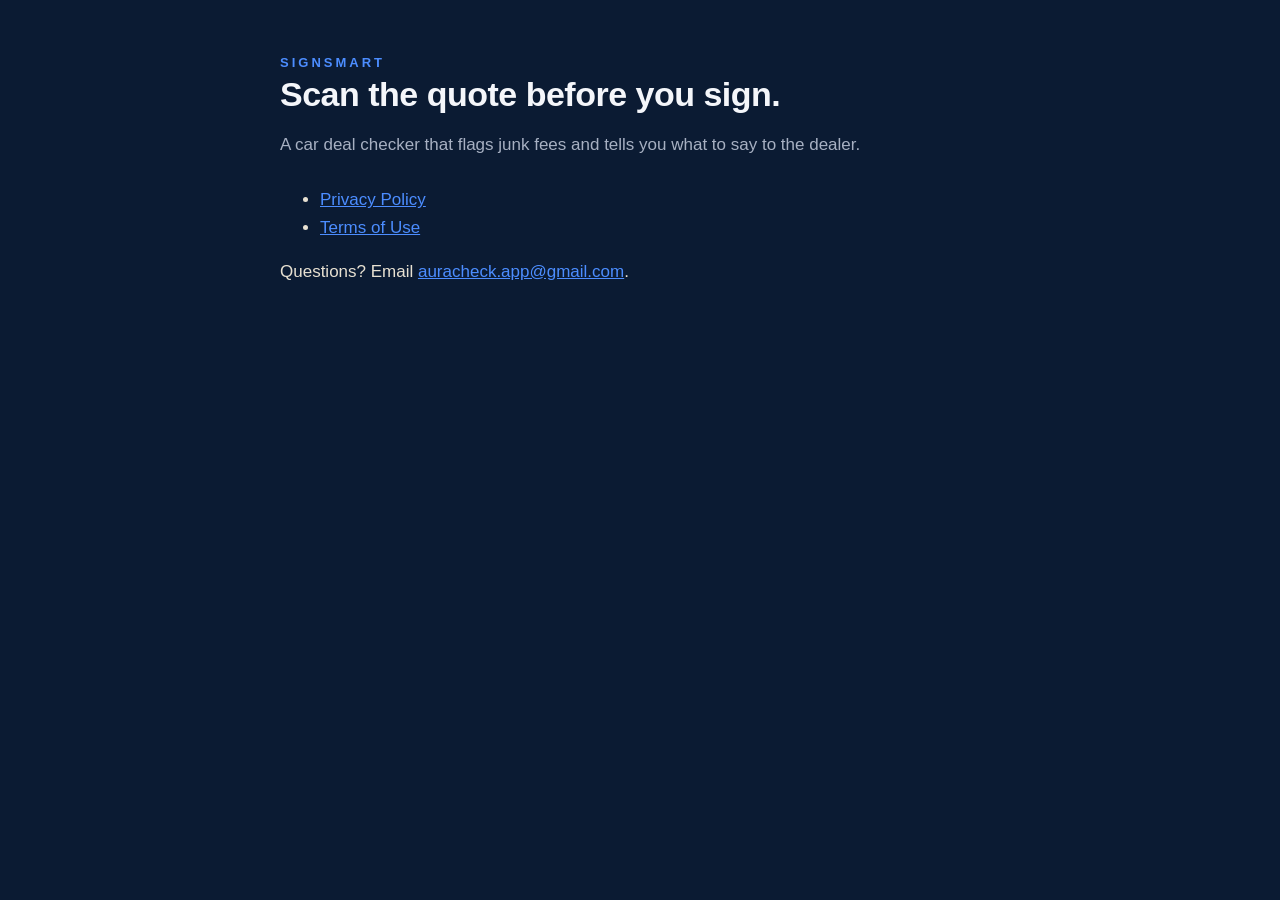
<file: index.html>
<!doctype html>
<html lang="en">
<head>
  <meta charset="utf-8"><meta name="viewport" content="width=device-width, initial-scale=1">
  <title>SignSmart</title><link rel="stylesheet" href="style.css">
</head>
<body><main>
  <a class="brand" href="./">SIGNSMART</a>
  <h1>Scan the quote before you sign.</h1>
  <p class="meta">A car deal checker that flags junk fees and tells you what to say to the dealer.</p>
  <ul>
    <li><a href="privacy.html">Privacy Policy</a></li>
    <li><a href="terms.html">Terms of Use</a></li>
  </ul>
  <p>Questions? Email <a href="mailto:auracheck.app@gmail.com">auracheck.app@gmail.com</a>.</p>
</main></body>
</html>
</file>
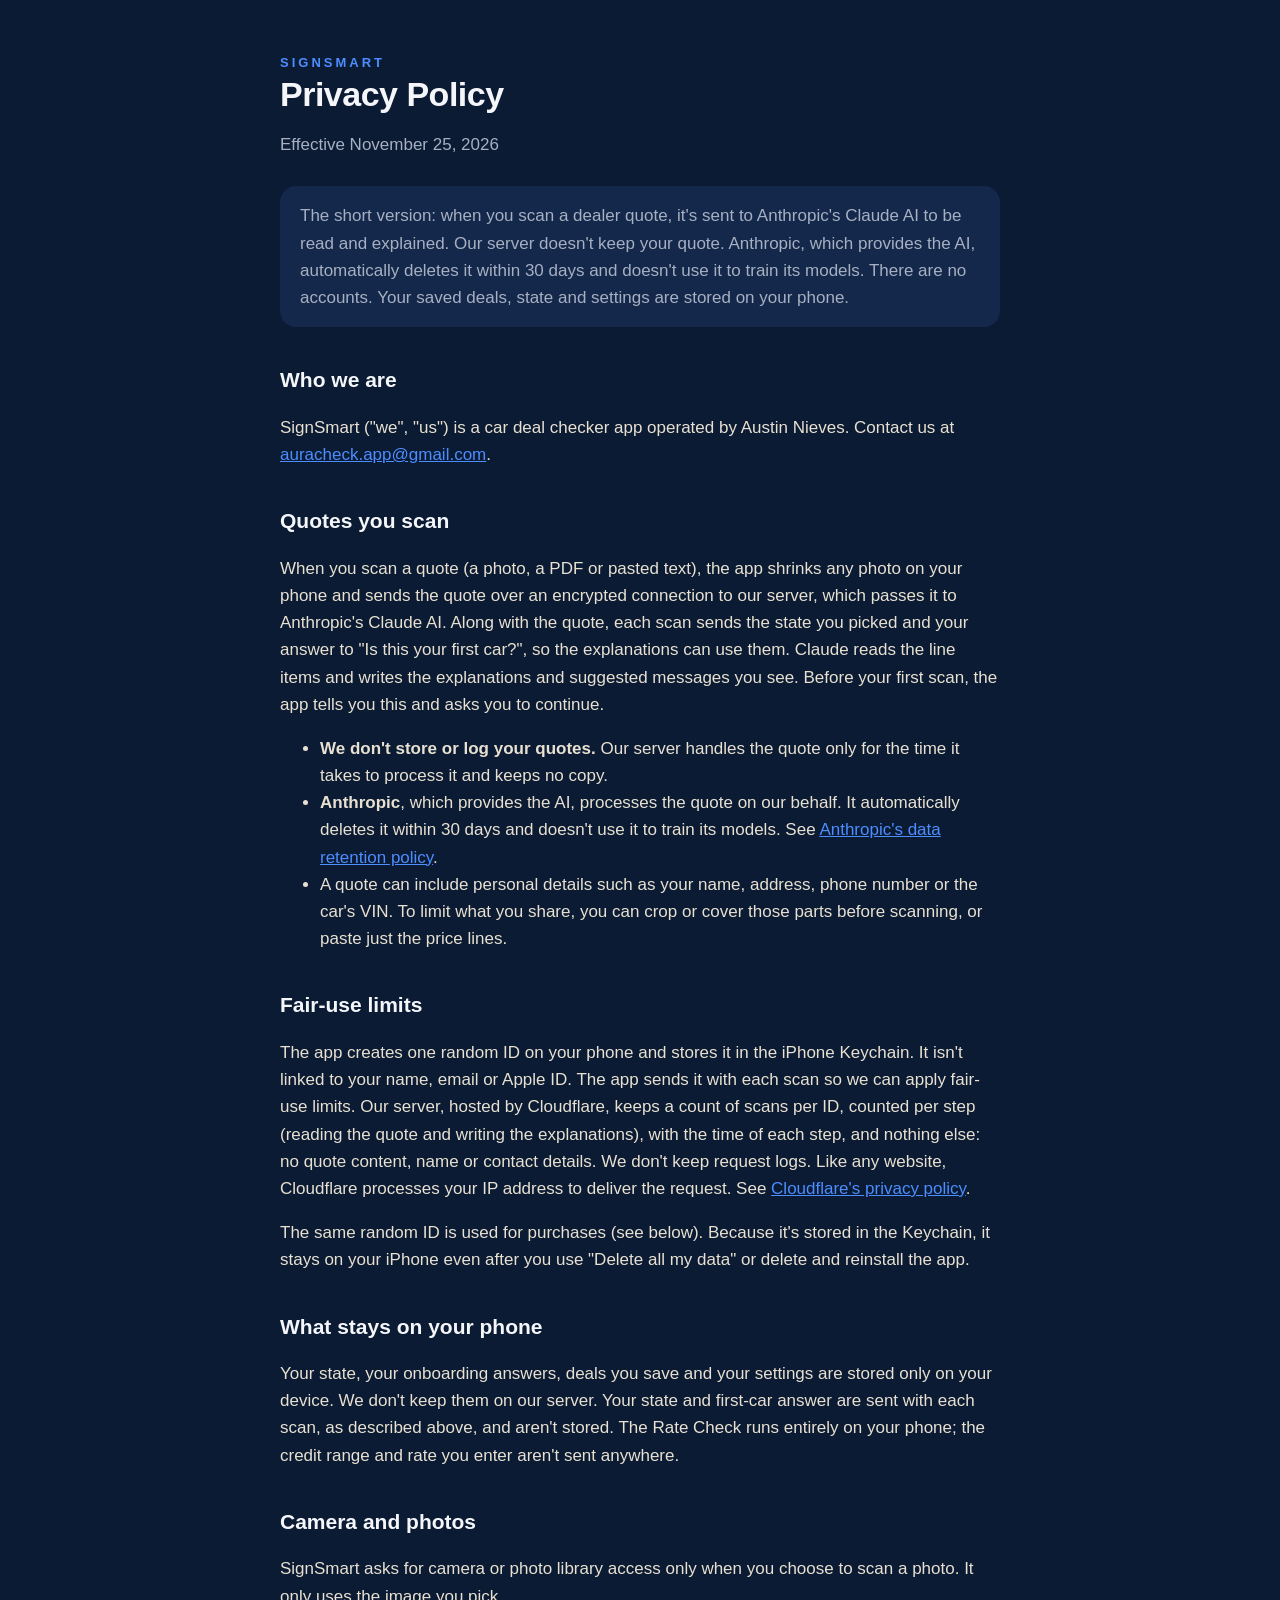
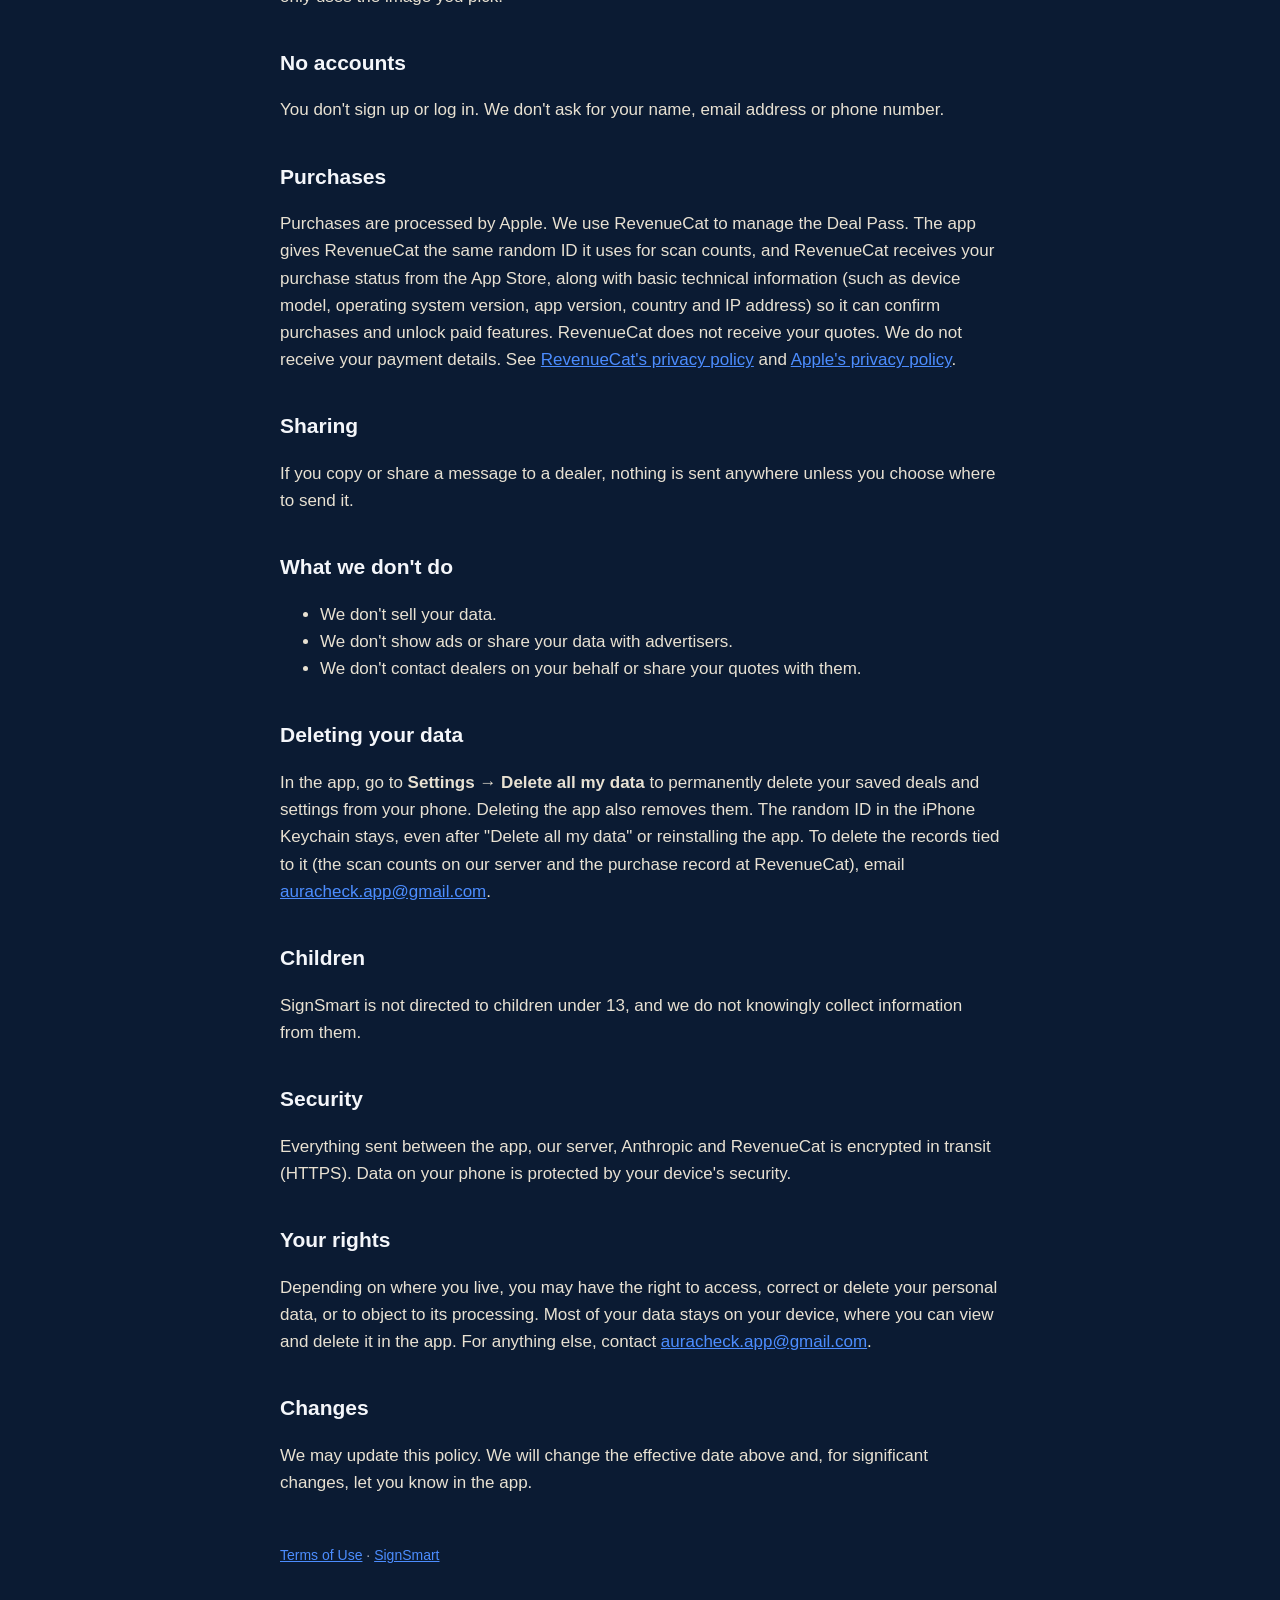
<file: privacy.html>
<!doctype html>
<html lang="en">
<head>
  <meta charset="utf-8"><meta name="viewport" content="width=device-width, initial-scale=1">
  <title>Privacy Policy · SignSmart</title><link rel="stylesheet" href="style.css">
</head>
<body><main>
  <a class="brand" href="./">SIGNSMART</a>
  <h1>Privacy Policy</h1>
  <p class="meta">Effective November 25, 2026</p>

  <p class="note">The short version: when you scan a dealer quote, it's sent to Anthropic's Claude AI to be read and
  explained. Our server doesn't keep your quote. Anthropic, which provides the AI, automatically deletes it within 30
  days and doesn't use it to train its models. There are no accounts. Your saved deals, state and settings are stored
  on your phone.</p>

  <h2>Who we are</h2>
  <p>SignSmart ("we", "us") is a car deal checker app operated by Austin Nieves. Contact us at
  <a href="mailto:auracheck.app@gmail.com">auracheck.app@gmail.com</a>.</p>

  <h2>Quotes you scan</h2>
  <p>When you scan a quote (a photo, a PDF or pasted text), the app shrinks any photo on your phone and sends the quote
  over an encrypted connection to our server, which passes it to Anthropic's Claude AI. Along with the quote, each scan
  sends the state you picked and your answer to "Is this your first car?", so the explanations can use them. Claude
  reads the line items and writes the explanations and suggested messages you see. Before your first scan, the app
  tells you this and asks you to continue.</p>
  <ul>
    <li><strong>We don't store or log your quotes.</strong> Our server handles the quote only for the time it takes to
      process it and keeps no copy.</li>
    <li><strong>Anthropic</strong>, which provides the AI, processes the quote on our behalf. It automatically deletes it
      within 30 days and doesn't use it to train its models. See <a href="https://privacy.claude.com/en/articles/7996866">Anthropic&#39;s data retention policy</a>.</li>
    <li>A quote can include personal details such as your name, address, phone number or the car's VIN. To limit what
      you share, you can crop or cover those parts before scanning, or paste just the price lines.</li>
  </ul>

  <h2>Fair-use limits</h2>
  <p>The app creates one random ID on your phone and stores it in the iPhone Keychain. It isn't linked to your name,
  email or Apple ID. The app sends it with each scan so we can apply fair-use limits. Our server, hosted by Cloudflare,
  keeps a count of scans per ID, counted per step (reading the quote and writing the explanations), with the time of
  each step, and nothing else: no quote content, name or contact details. We don't keep request logs. Like any website,
  Cloudflare processes your IP address to deliver the request. See
  <a href="https://www.cloudflare.com/privacypolicy/">Cloudflare's privacy policy</a>.</p>
  <p>The same random ID is used for purchases (see below). Because it's stored in the Keychain, it stays on your iPhone
  even after you use "Delete all my data" or delete and reinstall the app.</p>

  <h2>What stays on your phone</h2>
  <p>Your state, your onboarding answers, deals you save and your settings are stored only on your device. We don't keep
  them on our server. Your state and first-car answer are sent with each scan, as described above, and aren't stored.
  The Rate Check runs entirely on your phone; the credit range and rate you enter aren't sent anywhere.</p>

  <h2>Camera and photos</h2>
  <p>SignSmart asks for camera or photo library access only when you choose to scan a photo. It only uses the image you
  pick.</p>

  <h2>No accounts</h2>
  <p>You don't sign up or log in. We don't ask for your name, email address or phone number.</p>

  <h2>Purchases</h2>
  <p>Purchases are processed by Apple. We use RevenueCat to manage the Deal Pass. The app gives RevenueCat the same random
  ID it uses for scan counts, and RevenueCat receives your purchase status from the App Store, along with basic technical information
  (such as device model, operating system version, app version, country and IP address) so it can confirm purchases
  and unlock paid features. RevenueCat does not receive your quotes. We do not receive your payment details. See
  <a href="https://www.revenuecat.com/privacy">RevenueCat's privacy policy</a> and
  <a href="https://www.apple.com/legal/privacy/">Apple's privacy policy</a>.</p>

  <h2>Sharing</h2>
  <p>If you copy or share a message to a dealer, nothing is sent anywhere unless you choose where to send it.</p>

  <h2>What we don't do</h2>
  <ul>
    <li>We don't sell your data.</li>
    <li>We don't show ads or share your data with advertisers.</li>
    <li>We don't contact dealers on your behalf or share your quotes with them.</li>
  </ul>

  <h2>Deleting your data</h2>
  <p>In the app, go to <strong>Settings → Delete all my data</strong> to permanently delete your saved deals and settings
  from your phone. Deleting the app also removes them. The random ID in the iPhone Keychain stays, even after "Delete
  all my data" or reinstalling the app. To delete the records tied to it (the scan counts on our server and the purchase
  record at RevenueCat), email <a href="mailto:auracheck.app@gmail.com">auracheck.app@gmail.com</a>.</p>

  <h2>Children</h2>
  <p>SignSmart is not directed to children under 13, and we do not knowingly collect information from them.</p>

  <h2>Security</h2>
  <p>Everything sent between the app, our server, Anthropic and RevenueCat is encrypted in transit (HTTPS). Data on
  your phone is protected by your device's security.</p>

  <h2>Your rights</h2>
  <p>Depending on where you live, you may have the right to access, correct or delete your personal data, or to object
  to its processing. Most of your data stays on your device, where you can view and delete it in the app. For anything
  else, contact <a href="mailto:auracheck.app@gmail.com">auracheck.app@gmail.com</a>.</p>

  <h2>Changes</h2>
  <p>We may update this policy. We will change the effective date above and, for significant changes, let you know in
  the app.</p>

  <footer><a href="terms.html">Terms of Use</a> · <a href="./">SignSmart</a></footer>
</main></body>
</html>
</file>
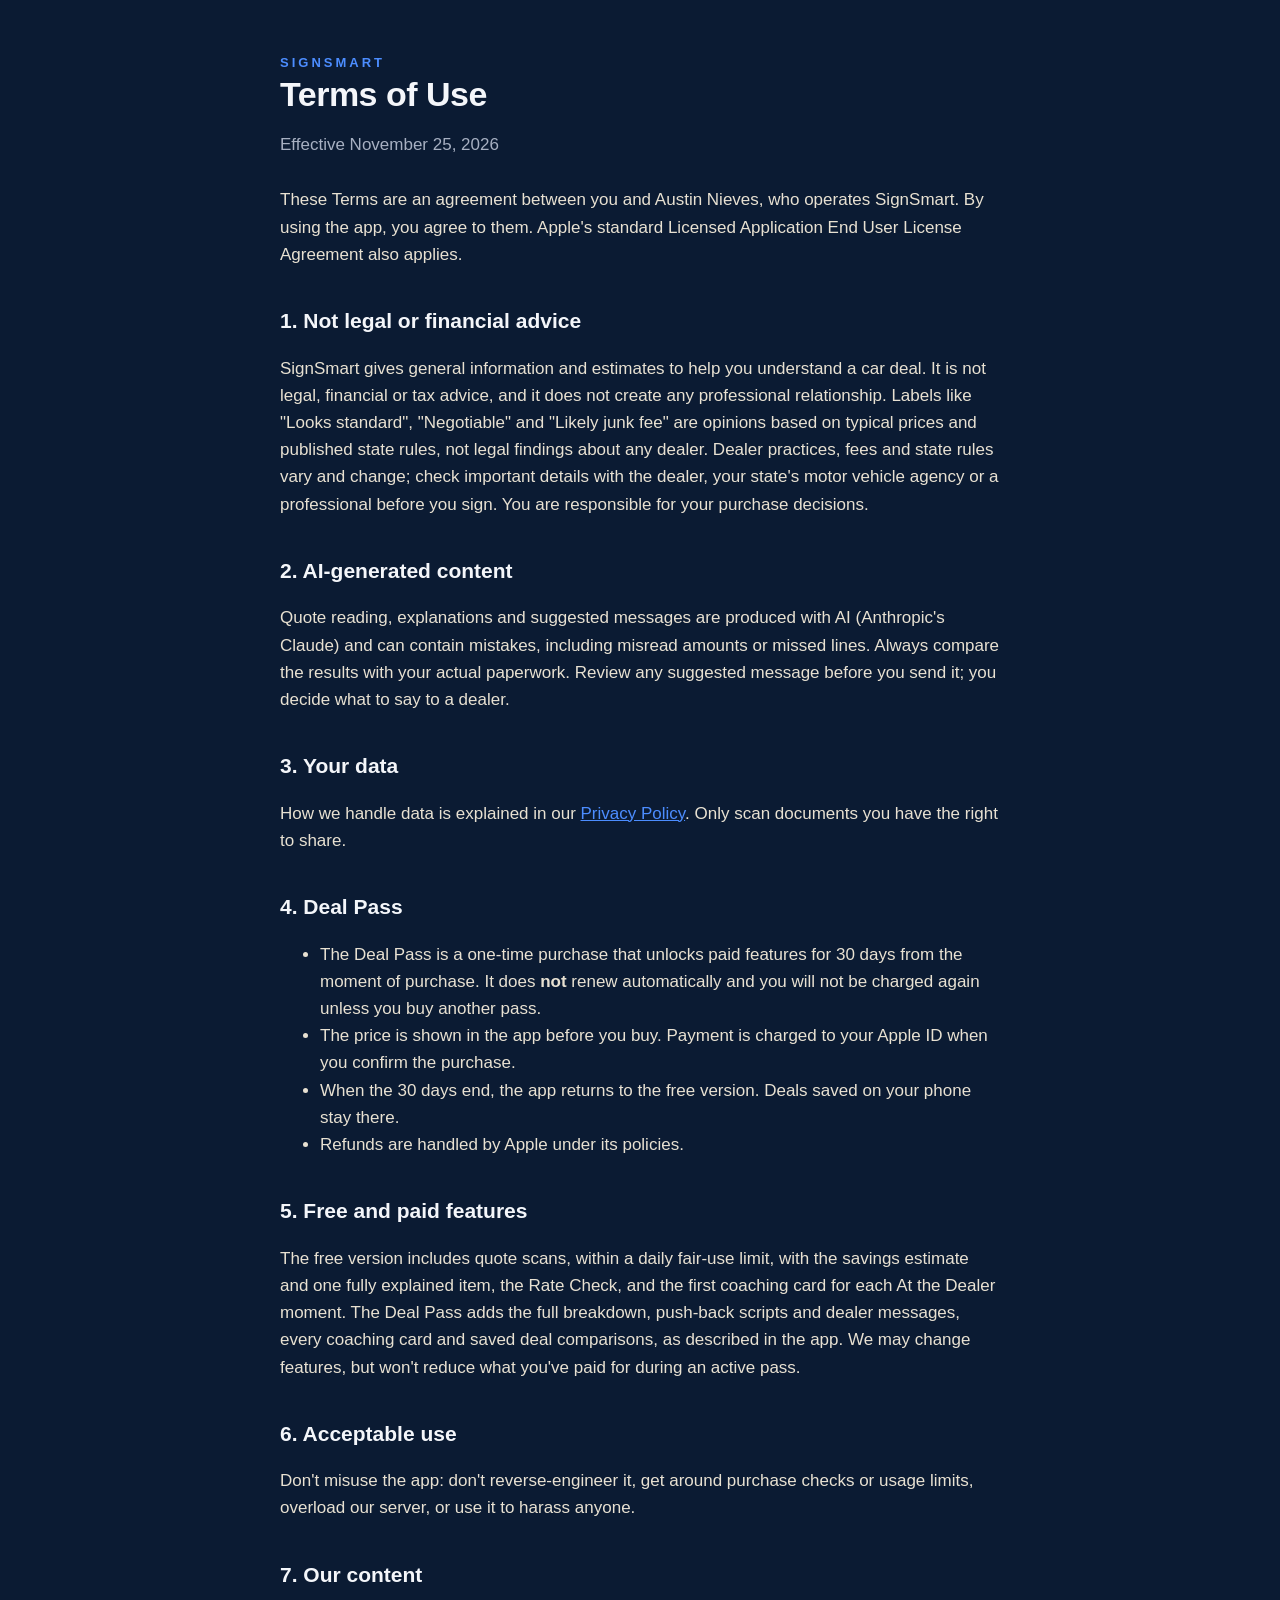
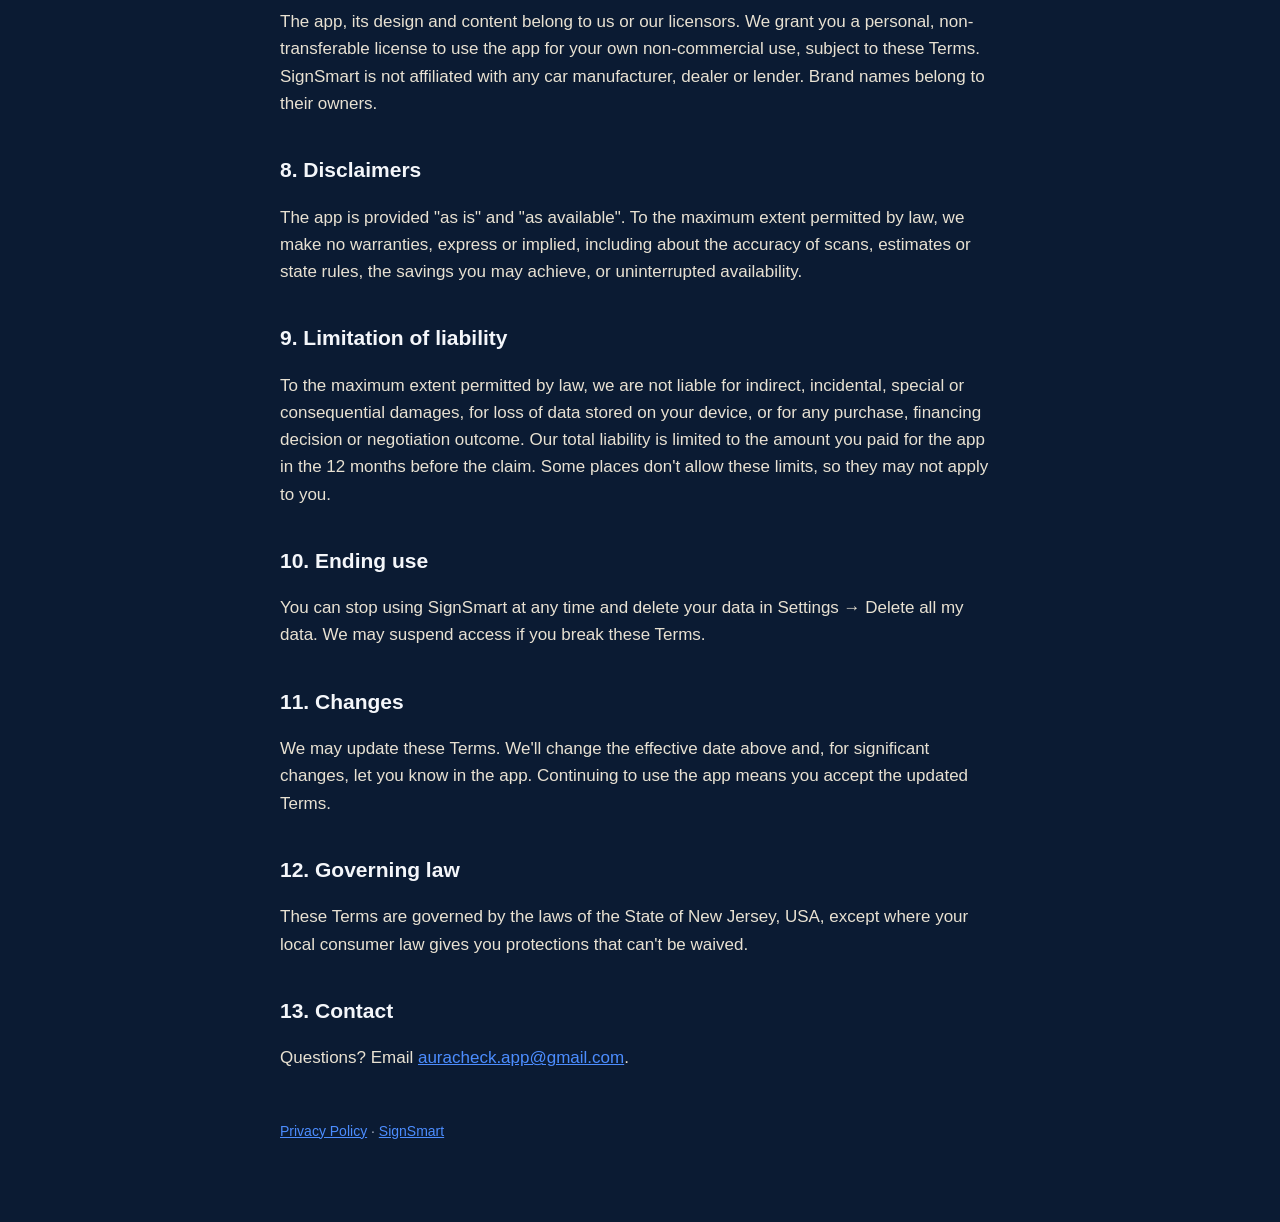
<file: terms.html>
<!doctype html>
<html lang="en">
<head>
  <meta charset="utf-8"><meta name="viewport" content="width=device-width, initial-scale=1">
  <title>Terms of Use · SignSmart</title><link rel="stylesheet" href="style.css">
</head>
<body><main>
  <a class="brand" href="./">SIGNSMART</a>
  <h1>Terms of Use</h1>
  <p class="meta">Effective November 25, 2026</p>

  <p>These Terms are an agreement between you and Austin Nieves, who operates SignSmart. By using the app, you agree to
  them. Apple's standard Licensed Application End User License Agreement also applies.</p>

  <h2>1. Not legal or financial advice</h2>
  <p>SignSmart gives general information and estimates to help you understand a car deal. It is not legal, financial or
  tax advice, and it does not create any professional relationship. Labels like "Looks standard", "Negotiable" and
  "Likely junk fee" are opinions based on typical prices and published state rules, not legal findings about any
  dealer. Dealer practices, fees and state rules vary and change; check important details with the dealer, your state's
  motor vehicle agency or a professional before you sign. You are responsible for your purchase decisions.</p>

  <h2>2. AI-generated content</h2>
  <p>Quote reading, explanations and suggested messages are produced with AI (Anthropic's Claude) and can contain
  mistakes, including misread amounts or missed lines. Always compare the results with your actual paperwork. Review
  any suggested message before you send it; you decide what to say to a dealer.</p>

  <h2>3. Your data</h2>
  <p>How we handle data is explained in our <a href="privacy.html">Privacy Policy</a>. Only scan documents you have the
  right to share.</p>

  <h2>4. Deal Pass</h2>
  <ul>
    <li>The Deal Pass is a one-time purchase that unlocks paid features for 30 days from the moment of purchase. It does
      <strong>not</strong> renew automatically and you will not be charged again unless you buy another pass.</li>
    <li>The price is shown in the app before you buy. Payment is charged to your Apple ID when you confirm the
      purchase.</li>
    <li>When the 30 days end, the app returns to the free version. Deals saved on your phone stay there.</li>
    <li>Refunds are handled by Apple under its policies.</li>
  </ul>

  <h2>5. Free and paid features</h2>
  <p>The free version includes quote scans, within a daily fair-use limit, with the savings estimate and one fully explained item, the Rate Check, and
  the first coaching card for each At the Dealer moment. The Deal Pass adds the full breakdown, push-back scripts and
  dealer messages, every coaching card and saved deal comparisons, as described in the app. We may change features, but won't reduce what you've paid for during an active pass.</p>

  <h2>6. Acceptable use</h2>
  <p>Don't misuse the app: don't reverse-engineer it, get around purchase checks or usage limits, overload our server,
  or use it to harass anyone.</p>

  <h2>7. Our content</h2>
  <p>The app, its design and content belong to us or our licensors. We grant you a personal, non-transferable license to
  use the app for your own non-commercial use, subject to these Terms. SignSmart is not affiliated with any car
  manufacturer, dealer or lender. Brand names belong to their owners.</p>

  <h2>8. Disclaimers</h2>
  <p>The app is provided "as is" and "as available". To the maximum extent permitted by law, we make no warranties,
  express or implied, including about the accuracy of scans, estimates or state rules, the savings you may achieve, or
  uninterrupted availability.</p>

  <h2>9. Limitation of liability</h2>
  <p>To the maximum extent permitted by law, we are not liable for indirect, incidental, special or consequential
  damages, for loss of data stored on your device, or for any purchase, financing decision or negotiation outcome. Our
  total liability is limited to the amount you paid for the app in the 12 months before the claim. Some places don't
  allow these limits, so they may not apply to you.</p>

  <h2>10. Ending use</h2>
  <p>You can stop using SignSmart at any time and delete your data in Settings → Delete all my data. We may suspend access
  if you break these Terms.</p>

  <h2>11. Changes</h2>
  <p>We may update these Terms. We'll change the effective date above and, for significant changes, let you know in the
  app. Continuing to use the app means you accept the updated Terms.</p>

  <h2>12. Governing law</h2>
  <p>These Terms are governed by the laws of the State of New Jersey, USA, except where your local consumer law gives you
  protections that can't be waived.</p>

  <h2>13. Contact</h2>
  <p>Questions? Email <a href="mailto:auracheck.app@gmail.com">auracheck.app@gmail.com</a>.</p>

  <footer><a href="privacy.html">Privacy Policy</a> · <a href="./">SignSmart</a></footer>
</main></body>
</html>
</file>
<file: style.css>
:root { --bg: #0B1B33; --card: #13284A; --text: #F4F6FA; --muted: #A7B0C2; --accent: #4C8DFF; }
* { box-sizing: border-box; }
body { margin: 0; background: var(--bg); color: var(--text); font: 17px/1.6 -apple-system, BlinkMacSystemFont, "Segoe UI", Roboto, sans-serif; }
main { max-width: 760px; margin: 0 auto; padding: 48px 20px 80px; }
a { color: var(--accent); }
h1 { font-size: 34px; line-height: 1.15; margin: 0 0 8px; letter-spacing: -0.5px; }
h2 { font-size: 21px; margin: 36px 0 8px; }
p, li { color: #E8E1D2; }
.meta { color: var(--muted); margin-bottom: 28px; }
.brand { color: var(--accent); font-weight: 800; letter-spacing: 3px; font-size: 13px; text-decoration: none; }
.note { background: var(--card); border-radius: 16px; padding: 16px 20px; color: var(--muted); }
footer { margin-top: 48px; color: var(--muted); font-size: 14px; }
</file>
